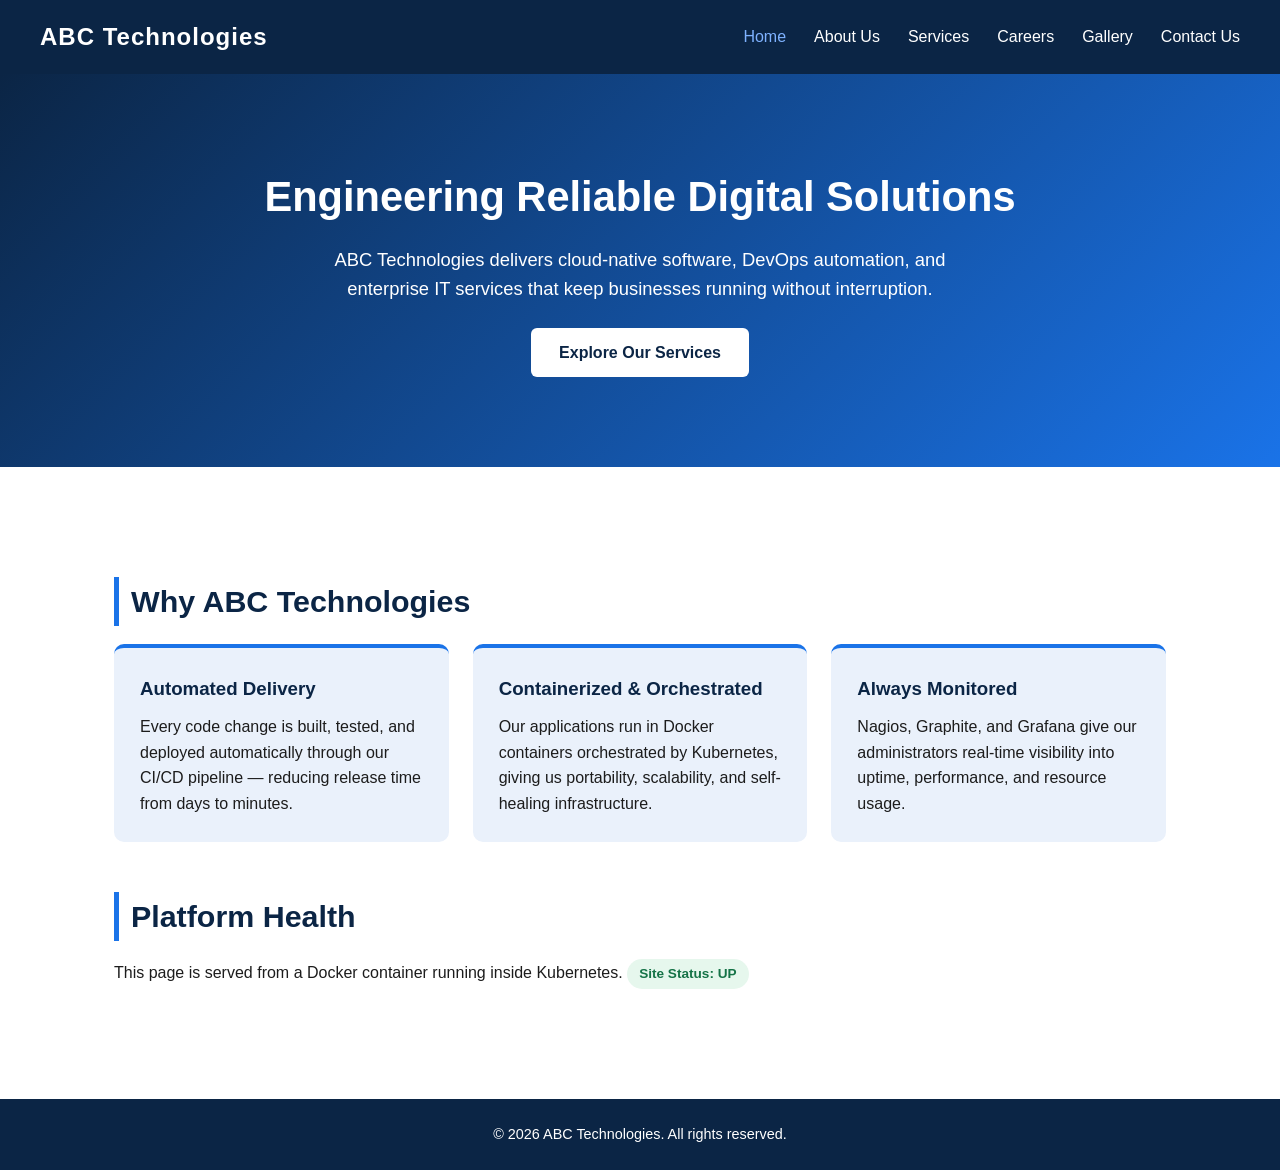
<file: website/index.html>
<!DOCTYPE html>
<html lang="en">
<head>
<meta charset="UTF-8">
<meta name="viewport" content="width=device-width, initial-scale=1.0">
<title>ABC Technologies | Home</title>
<link rel="stylesheet" href="css/style.css">
</head>
<body>
<header>
  <div class="logo">ABC Technologies</div>
  <nav>
    <ul>
      <li><a href="index.html">Home</a></li>
      <li><a href="about.html">About Us</a></li>
      <li><a href="services.html">Services</a></li>
      <li><a href="careers.html">Careers</a></li>
      <li><a href="gallery.html">Gallery</a></li>
      <li><a href="contact.html">Contact Us</a></li>
    </ul>
  </nav>
</header>

<section class="hero">
  <h1>Engineering Reliable Digital Solutions</h1>
  <p>ABC Technologies delivers cloud-native software, DevOps automation, and enterprise IT services that keep businesses running without interruption.</p>
  <a class="btn" href="services.html">Explore Our Services</a>
</section>

<main>
  <section>
    <h2>Why ABC Technologies</h2>
    <div class="grid">
      <div class="card">
        <h3>Automated Delivery</h3>
        <p>Every code change is built, tested, and deployed automatically through our CI/CD pipeline — reducing release time from days to minutes.</p>
      </div>
      <div class="card">
        <h3>Containerized & Orchestrated</h3>
        <p>Our applications run in Docker containers orchestrated by Kubernetes, giving us portability, scalability, and self-healing infrastructure.</p>
      </div>
      <div class="card">
        <h3>Always Monitored</h3>
        <p>Nagios, Graphite, and Grafana give our administrators real-time visibility into uptime, performance, and resource usage.</p>
      </div>
    </div>
  </section>

  <section>
    <h2>Platform Health</h2>
    <p>This page is served from a Docker container running inside Kubernetes.
      <span id="health-badge" class="health-badge">Checking...</span>
    </p>
  </section>
</main>

<footer>
  &copy; 2026 ABC Technologies. All rights reserved.
</footer>

<script src="js/main.js"></script>
</body>
</html>
</file>
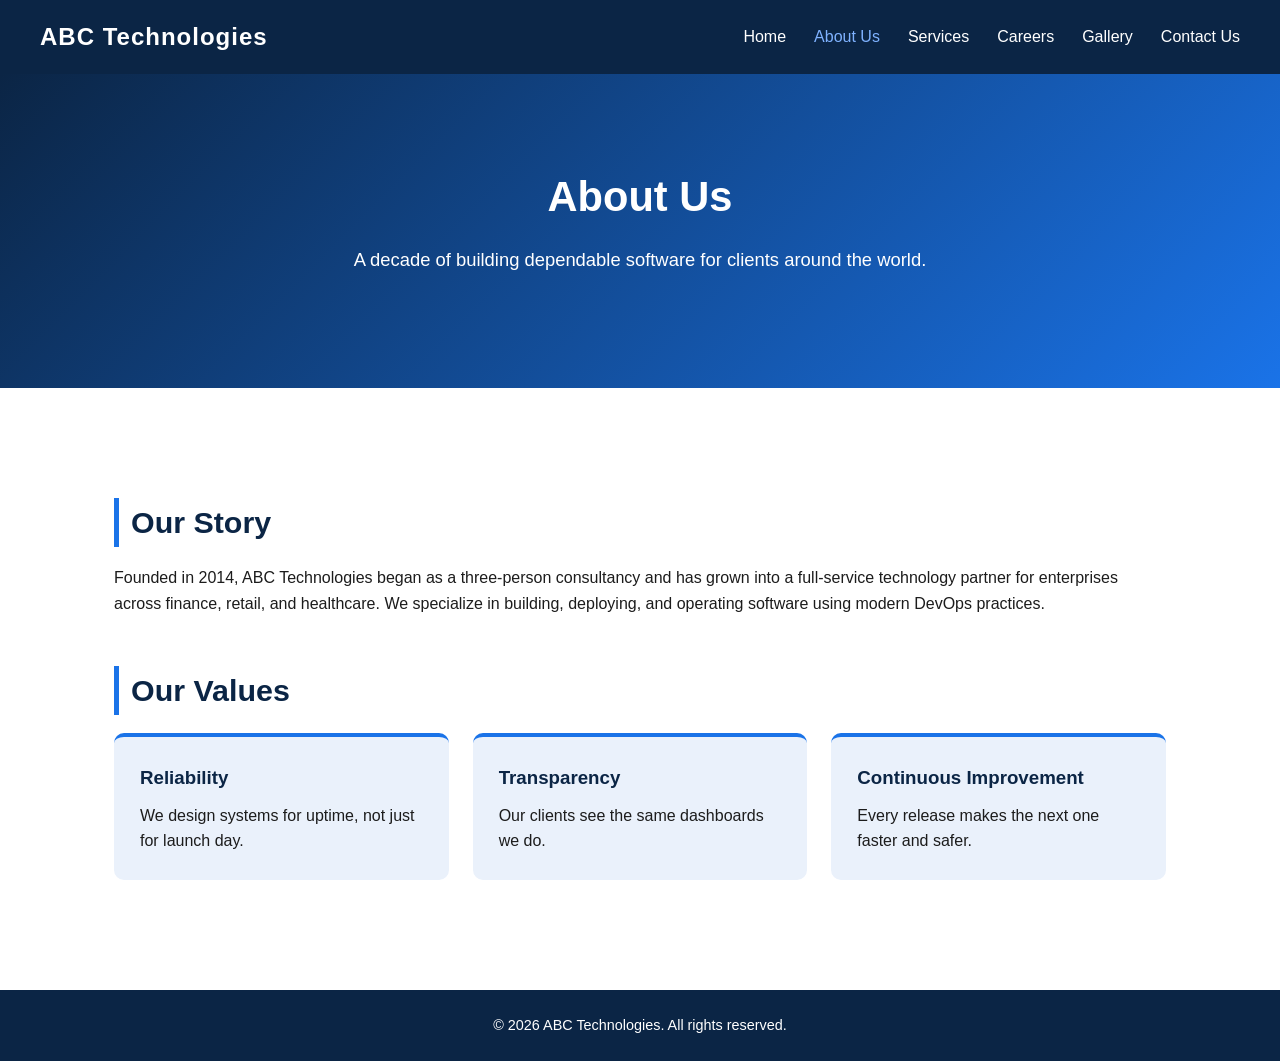
<file: website/about.html>
<!DOCTYPE html>
<html lang="en">
<head>
<meta charset="UTF-8">
<meta name="viewport" content="width=device-width, initial-scale=1.0">
<title>ABC Technologies | About Us</title>
<link rel="stylesheet" href="css/style.css">
</head>
<body>
<header>
  <div class="logo">ABC Technologies</div>
  <nav>
    <ul>
      <li><a href="index.html">Home</a></li>
      <li><a href="about.html">About Us</a></li>
      <li><a href="services.html">Services</a></li>
      <li><a href="careers.html">Careers</a></li>
      <li><a href="gallery.html">Gallery</a></li>
      <li><a href="contact.html">Contact Us</a></li>
    </ul>
  </nav>
</header>

<section class="hero">
  <h1>About Us</h1>
  <p>A decade of building dependable software for clients around the world.</p>
</section>

<main>
  <section>
    <h2>Our Story</h2>
    <p>Founded in 2014, ABC Technologies began as a three-person consultancy and has grown into a full-service technology partner for enterprises across finance, retail, and healthcare. We specialize in building, deploying, and operating software using modern DevOps practices.</p>
  </section>

  <section>
    <h2>Our Values</h2>
    <div class="grid">
      <div class="card"><h3>Reliability</h3><p>We design systems for uptime, not just for launch day.</p></div>
      <div class="card"><h3>Transparency</h3><p>Our clients see the same dashboards we do.</p></div>
      <div class="card"><h3>Continuous Improvement</h3><p>Every release makes the next one faster and safer.</p></div>
    </div>
  </section>
</main>

<footer>&copy; 2026 ABC Technologies. All rights reserved.</footer>
<script src="js/main.js"></script>
</body>
</html>
</file>
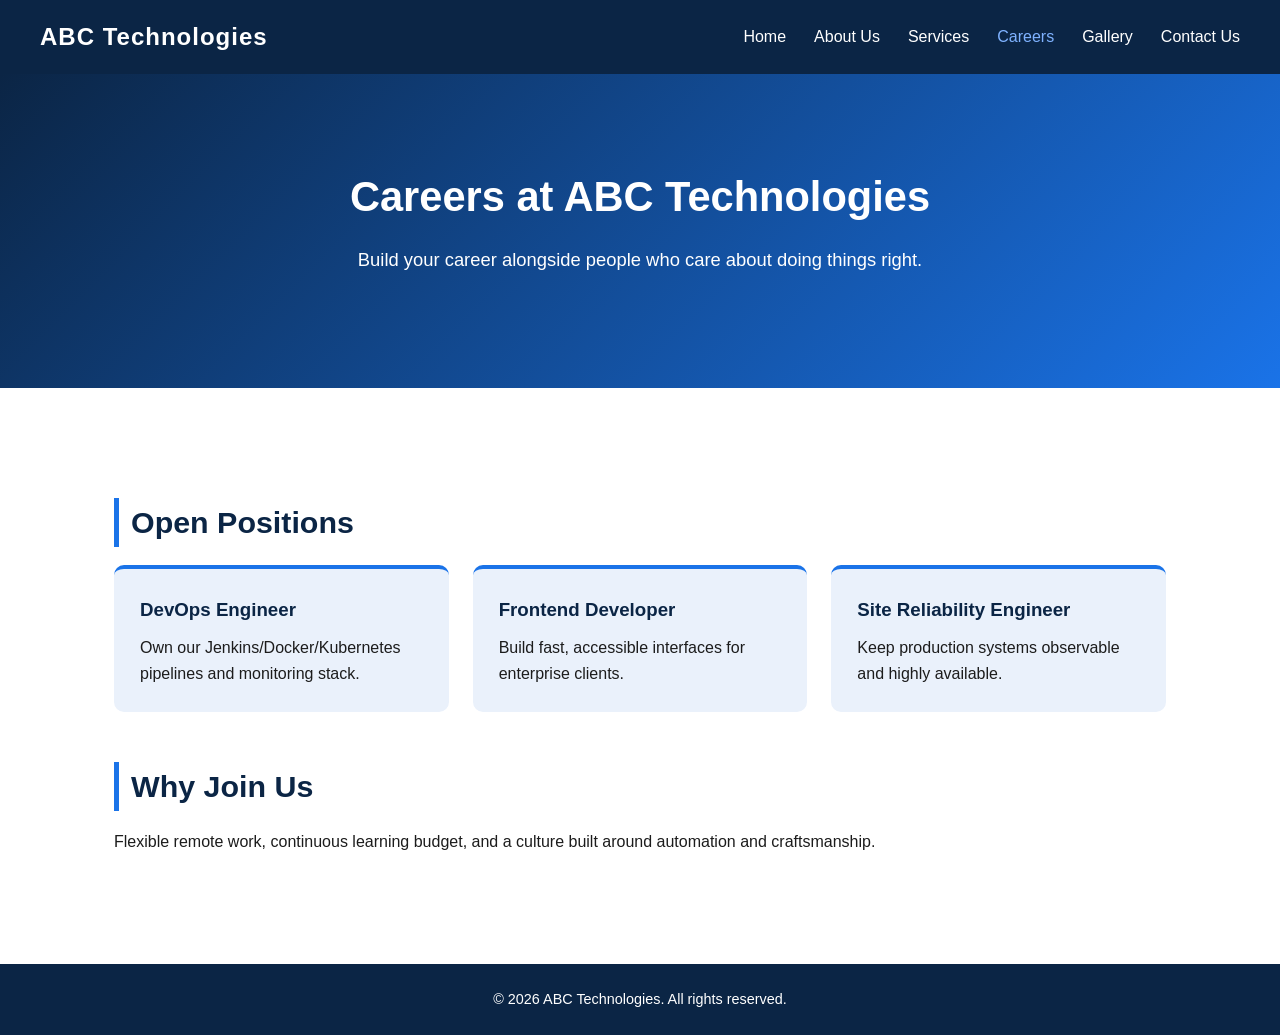
<file: website/careers.html>
<!DOCTYPE html>
<html lang="en">
<head>
<meta charset="UTF-8">
<meta name="viewport" content="width=device-width, initial-scale=1.0">
<title>ABC Technologies | Careers</title>
<link rel="stylesheet" href="css/style.css">
</head>
<body>
<header>
  <div class="logo">ABC Technologies</div>
  <nav>
    <ul>
      <li><a href="index.html">Home</a></li>
      <li><a href="about.html">About Us</a></li>
      <li><a href="services.html">Services</a></li>
      <li><a href="careers.html">Careers</a></li>
      <li><a href="gallery.html">Gallery</a></li>
      <li><a href="contact.html">Contact Us</a></li>
    </ul>
  </nav>
</header>

<section class="hero">
  <h1>Careers at ABC Technologies</h1>
  <p>Build your career alongside people who care about doing things right.</p>
</section>

<main>
  <section>
    <h2>Open Positions</h2>
    <div class="grid">
      <div class="card"><h3>DevOps Engineer</h3><p>Own our Jenkins/Docker/Kubernetes pipelines and monitoring stack.</p></div>
      <div class="card"><h3>Frontend Developer</h3><p>Build fast, accessible interfaces for enterprise clients.</p></div>
      <div class="card"><h3>Site Reliability Engineer</h3><p>Keep production systems observable and highly available.</p></div>
    </div>
  </section>
  <section>
    <h2>Why Join Us</h2>
    <p>Flexible remote work, continuous learning budget, and a culture built around automation and craftsmanship.</p>
  </section>
</main>

<footer>&copy; 2026 ABC Technologies. All rights reserved.</footer>
<script src="js/main.js"></script>
</body>
</html>
</file>
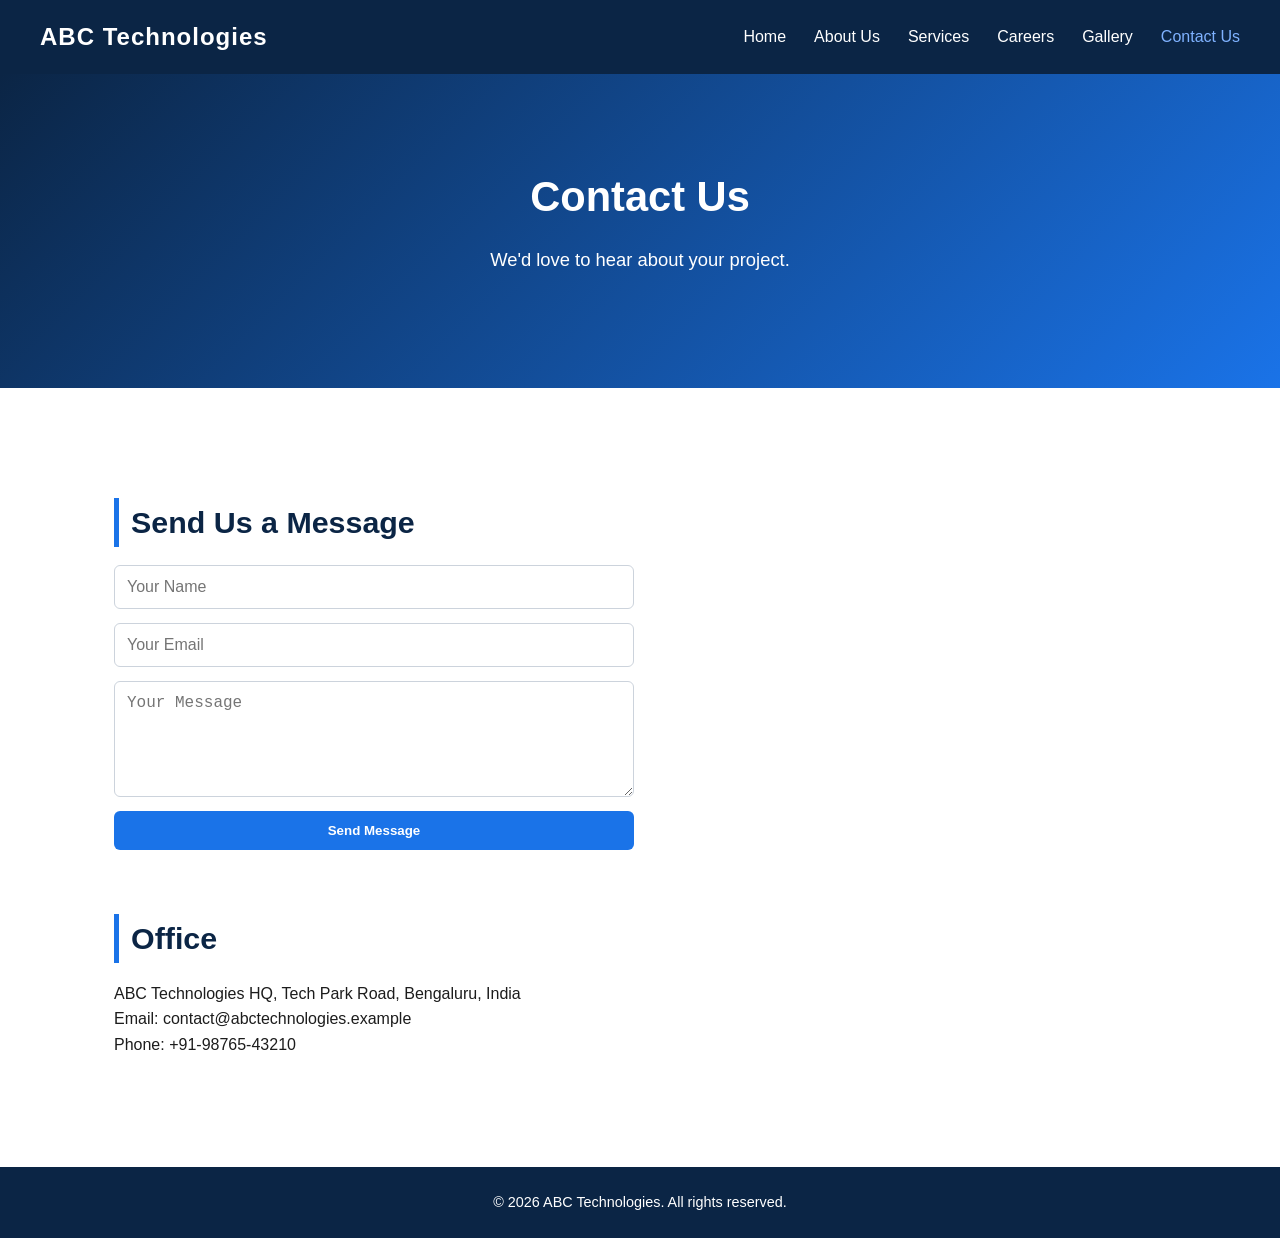
<file: website/contact.html>
<!DOCTYPE html>
<html lang="en">
<head>
<meta charset="UTF-8">
<meta name="viewport" content="width=device-width, initial-scale=1.0">
<title>ABC Technologies | Contact Us</title>
<link rel="stylesheet" href="css/style.css">
</head>
<body>
<header>
  <div class="logo">ABC Technologies</div>
  <nav>
    <ul>
      <li><a href="index.html">Home</a></li>
      <li><a href="about.html">About Us</a></li>
      <li><a href="services.html">Services</a></li>
      <li><a href="careers.html">Careers</a></li>
      <li><a href="gallery.html">Gallery</a></li>
      <li><a href="contact.html">Contact Us</a></li>
    </ul>
  </nav>
</header>

<section class="hero">
  <h1>Contact Us</h1>
  <p>We'd love to hear about your project.</p>
</section>

<main>
  <section>
    <h2>Send Us a Message</h2>
    <form id="contact-form">
      <input type="text" placeholder="Your Name" required>
      <input type="email" placeholder="Your Email" required>
      <textarea rows="5" placeholder="Your Message" required></textarea>
      <button type="submit" class="submit">Send Message</button>
      <p id="form-msg"></p>
    </form>
  </section>

  <section>
    <h2>Office</h2>
    <p>ABC Technologies HQ, Tech Park Road, Bengaluru, India<br>
    Email: contact@abctechnologies.example<br>
    Phone: +91-98765-43210</p>
  </section>
</main>

<footer>&copy; 2026 ABC Technologies. All rights reserved.</footer>
<script src="js/main.js"></script>
</body>
</html>
</file>
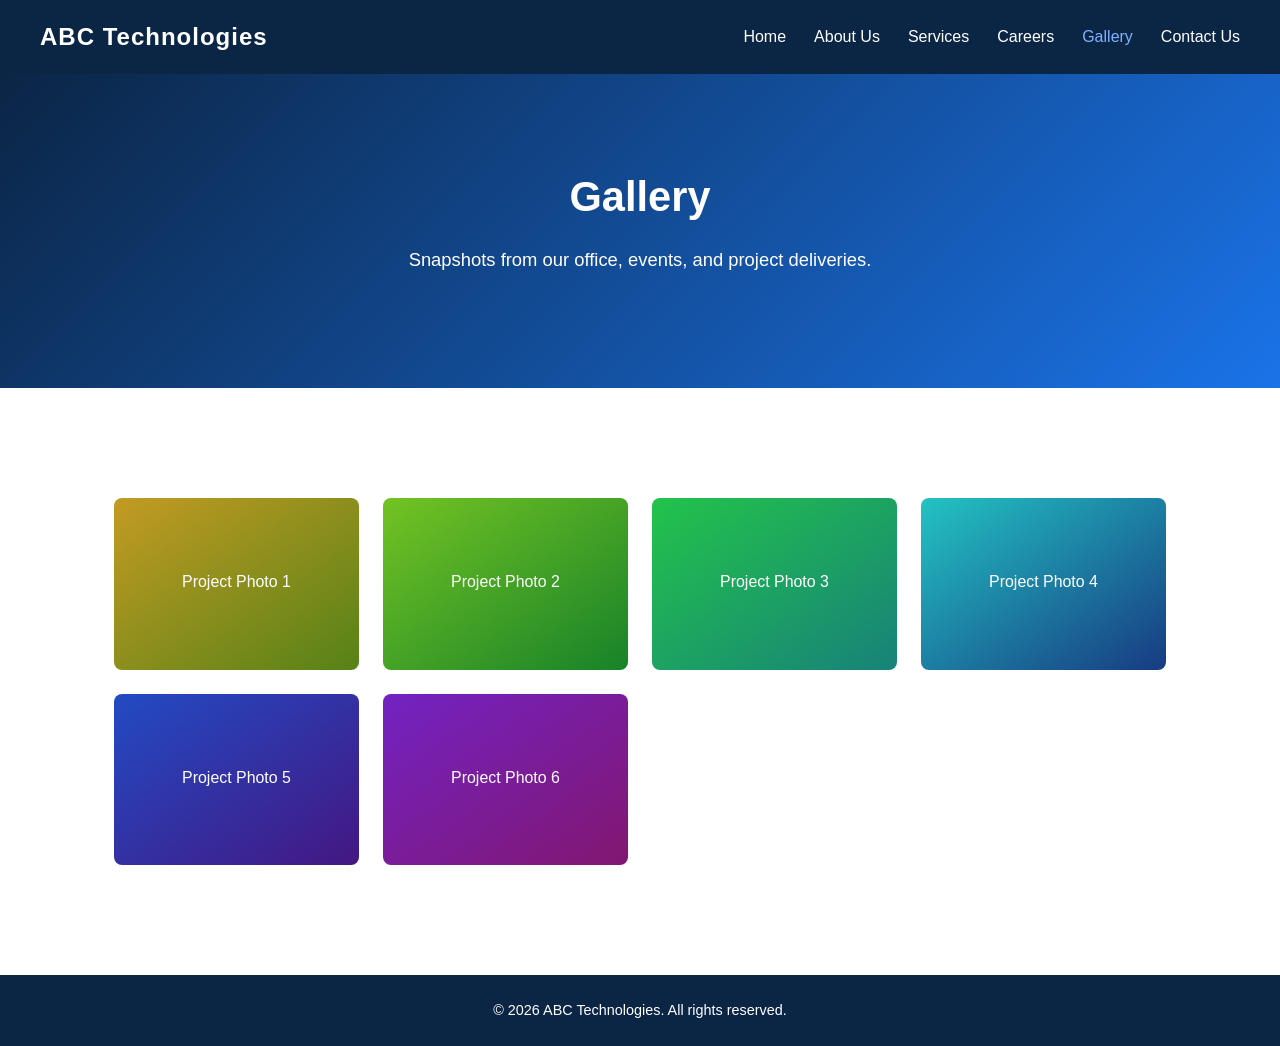
<file: website/gallery.html>
<!DOCTYPE html>
<html lang="en">
<head>
<meta charset="UTF-8">
<meta name="viewport" content="width=device-width, initial-scale=1.0">
<title>ABC Technologies | Gallery</title>
<link rel="stylesheet" href="css/style.css">
</head>
<body>
<header>
  <div class="logo">ABC Technologies</div>
  <nav>
    <ul>
      <li><a href="index.html">Home</a></li>
      <li><a href="about.html">About Us</a></li>
      <li><a href="services.html">Services</a></li>
      <li><a href="careers.html">Careers</a></li>
      <li><a href="gallery.html">Gallery</a></li>
      <li><a href="contact.html">Contact Us</a></li>
    </ul>
  </nav>
</header>

<section class="hero">
  <h1>Gallery</h1>
  <p>Snapshots from our office, events, and project deliveries.</p>
</section>

<main>
  <section>
    <div class="grid gallery-grid">
      <img src="images/gallery1.svg" alt="Project photo 1">
      <img src="images/gallery2.svg" alt="Project photo 2">
      <img src="images/gallery3.svg" alt="Project photo 3">
      <img src="images/gallery4.svg" alt="Project photo 4">
      <img src="images/gallery5.svg" alt="Project photo 5">
      <img src="images/gallery6.svg" alt="Project photo 6">
    </div>
  </section>
</main>

<footer>&copy; 2026 ABC Technologies. All rights reserved.</footer>
<script src="js/main.js"></script>
</body>
</html>
</file>
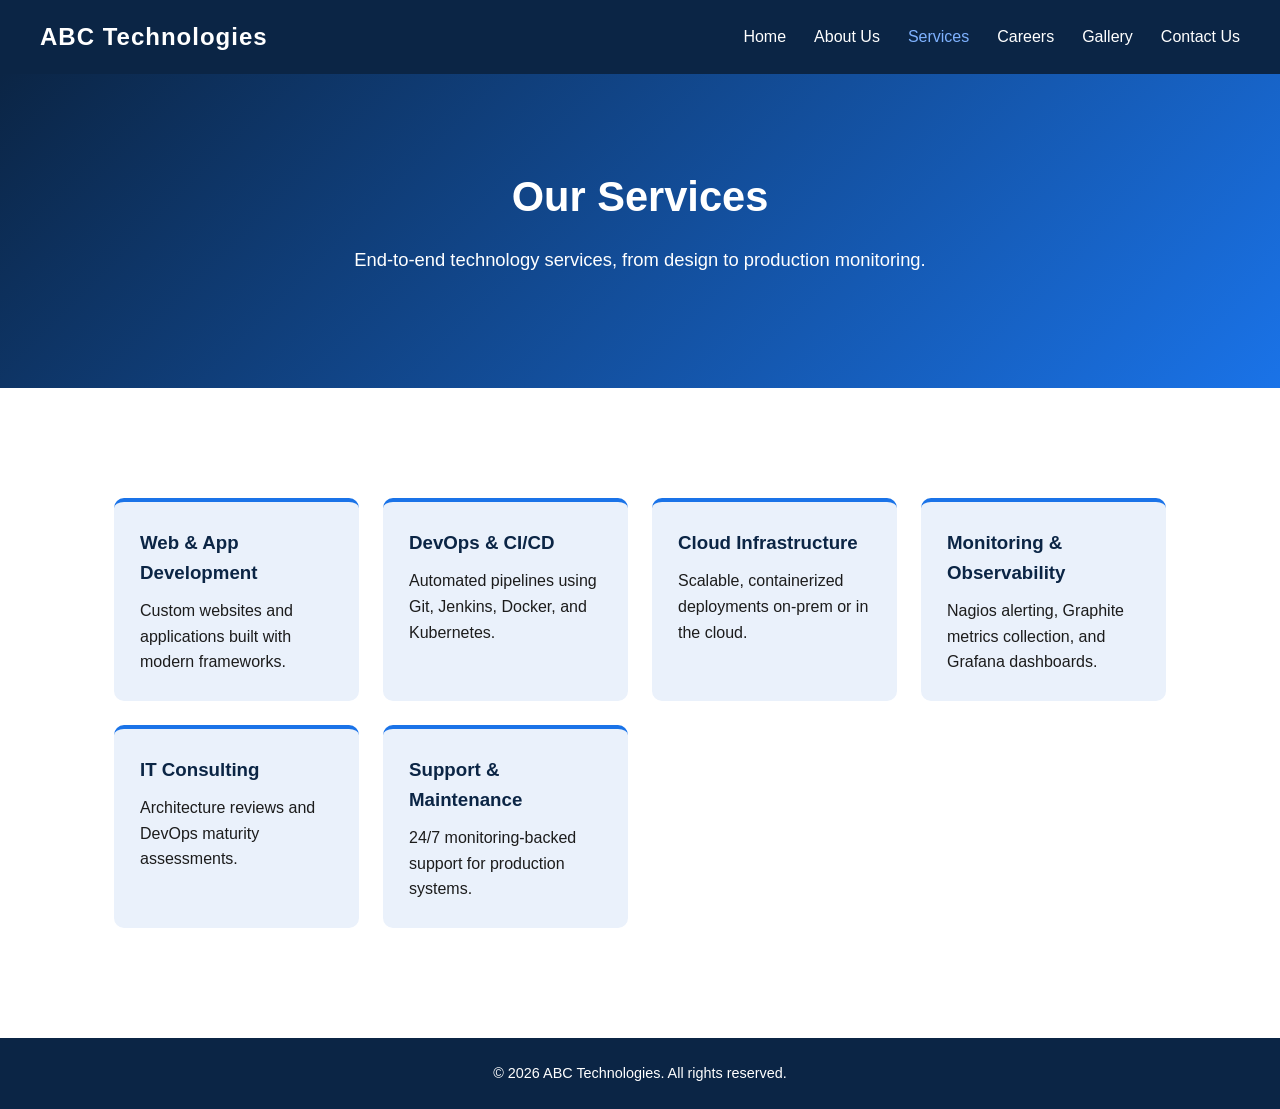
<file: website/services.html>
<!DOCTYPE html>
<html lang="en">
<head>
<meta charset="UTF-8">
<meta name="viewport" content="width=device-width, initial-scale=1.0">
<title>ABC Technologies | Services</title>
<link rel="stylesheet" href="css/style.css">
</head>
<body>
<header>
  <div class="logo">ABC Technologies</div>
  <nav>
    <ul>
      <li><a href="index.html">Home</a></li>
      <li><a href="about.html">About Us</a></li>
      <li><a href="services.html">Services</a></li>
      <li><a href="careers.html">Careers</a></li>
      <li><a href="gallery.html">Gallery</a></li>
      <li><a href="contact.html">Contact Us</a></li>
    </ul>
  </nav>
</header>

<section class="hero">
  <h1>Our Services</h1>
  <p>End-to-end technology services, from design to production monitoring.</p>
</section>

<main>
  <section>
    <div class="grid">
      <div class="card"><h3>Web & App Development</h3><p>Custom websites and applications built with modern frameworks.</p></div>
      <div class="card"><h3>DevOps & CI/CD</h3><p>Automated pipelines using Git, Jenkins, Docker, and Kubernetes.</p></div>
      <div class="card"><h3>Cloud Infrastructure</h3><p>Scalable, containerized deployments on-prem or in the cloud.</p></div>
      <div class="card"><h3>Monitoring & Observability</h3><p>Nagios alerting, Graphite metrics collection, and Grafana dashboards.</p></div>
      <div class="card"><h3>IT Consulting</h3><p>Architecture reviews and DevOps maturity assessments.</p></div>
      <div class="card"><h3>Support & Maintenance</h3><p>24/7 monitoring-backed support for production systems.</p></div>
    </div>
  </section>
</main>

<footer>&copy; 2026 ABC Technologies. All rights reserved.</footer>
<script src="js/main.js"></script>
</body>
</html>
</file>
<file: website/css/style.css>
/* ABC Technologies - Corporate Website Styles */
:root {
  --navy: #0b2545;
  --blue: #1a73e8;
  --light-blue: #eaf1fb;
  --gray: #5f6b7a;
  --white: #ffffff;
}

* { box-sizing: border-box; margin: 0; padding: 0; }

body {
  font-family: 'Segoe UI', Arial, sans-serif;
  color: #1c1c1c;
  line-height: 1.6;
  background: var(--white);
}

header {
  background: var(--navy);
  color: var(--white);
  display: flex;
  justify-content: space-between;
  align-items: center;
  padding: 18px 40px;
}

header .logo { font-size: 1.5rem; font-weight: 700; letter-spacing: 1px; }

nav ul { list-style: none; display: flex; gap: 28px; }

nav a {
  color: var(--white);
  text-decoration: none;
  font-weight: 500;
  transition: color 0.2s;
}

nav a:hover, nav a.active { color: #7fb2ff; }

.hero {
  background: linear-gradient(135deg, var(--navy), var(--blue));
  color: var(--white);
  text-align: center;
  padding: 90px 20px;
}

.hero h1 { font-size: 2.6rem; margin-bottom: 14px; }
.hero p { font-size: 1.15rem; max-width: 640px; margin: 0 auto 24px; }

.btn {
  display: inline-block;
  background: var(--white);
  color: var(--navy);
  padding: 12px 28px;
  border-radius: 6px;
  font-weight: 600;
  text-decoration: none;
  transition: transform 0.2s;
}

.btn:hover { transform: translateY(-2px); }

main { max-width: 1100px; margin: 0 auto; padding: 60px 24px; }

section { margin-bottom: 50px; }

h2 { color: var(--navy); font-size: 1.9rem; margin-bottom: 18px; border-left: 5px solid var(--blue); padding-left: 12px; }

.grid {
  display: grid;
  grid-template-columns: repeat(auto-fit, minmax(240px, 1fr));
  gap: 24px;
}

.card {
  background: var(--light-blue);
  padding: 26px;
  border-radius: 10px;
  border-top: 4px solid var(--blue);
}

.card h3 { color: var(--navy); margin-bottom: 10px; }

.gallery-grid img {
  width: 100%;
  border-radius: 8px;
  display: block;
}

form {
  max-width: 520px;
  display: flex;
  flex-direction: column;
  gap: 14px;
}

input, textarea {
  padding: 12px;
  border: 1px solid #ccd3dc;
  border-radius: 6px;
  font-size: 1rem;
}

button.submit {
  background: var(--blue);
  color: var(--white);
  border: none;
  padding: 12px;
  border-radius: 6px;
  font-weight: 600;
  cursor: pointer;
}

.health-badge {
  display: inline-block;
  background: #e6f7ed;
  color: #157347;
  padding: 4px 12px;
  border-radius: 20px;
  font-size: 0.85rem;
  font-weight: 600;
}

footer {
  background: var(--navy);
  color: var(--white);
  text-align: center;
  padding: 24px;
  font-size: 0.9rem;
}

@media (max-width: 640px) {
  header { flex-direction: column; gap: 12px; }
  nav ul { flex-wrap: wrap; justify-content: center; gap: 14px; }
}
</file>
